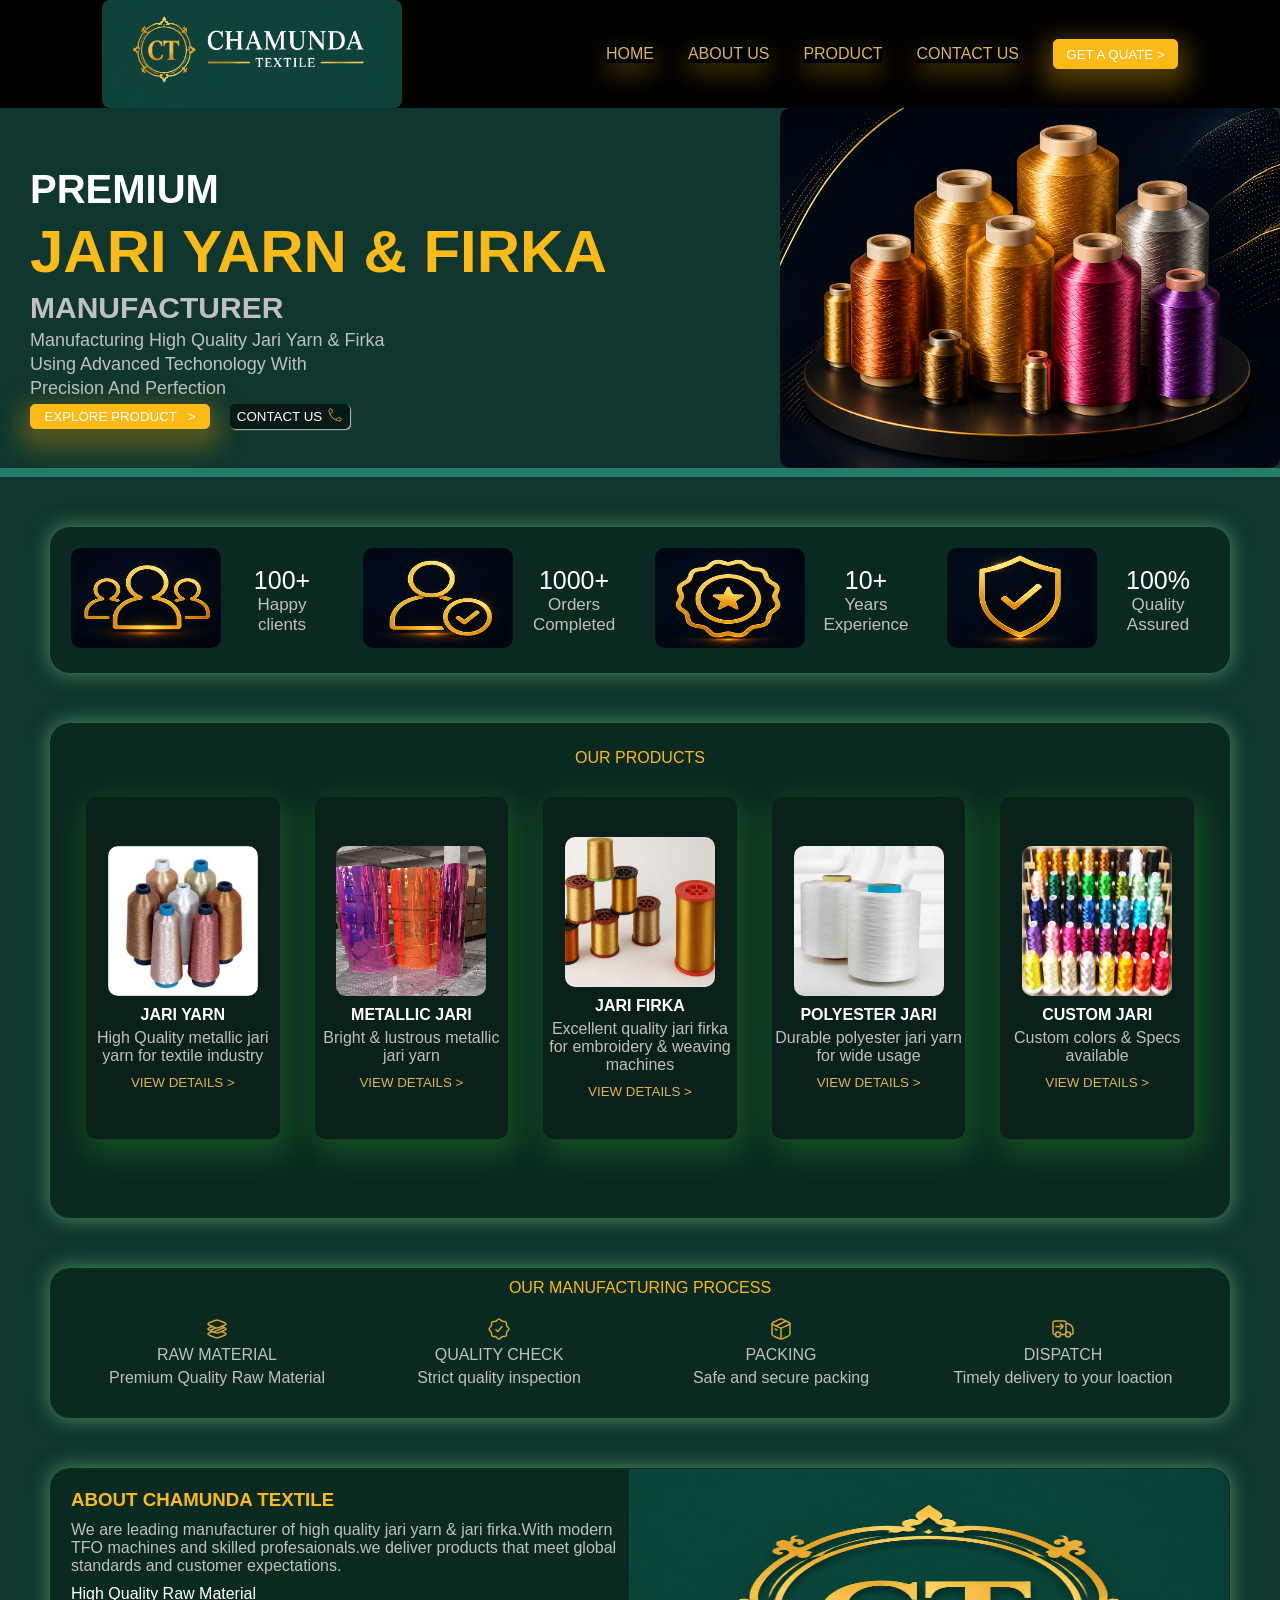
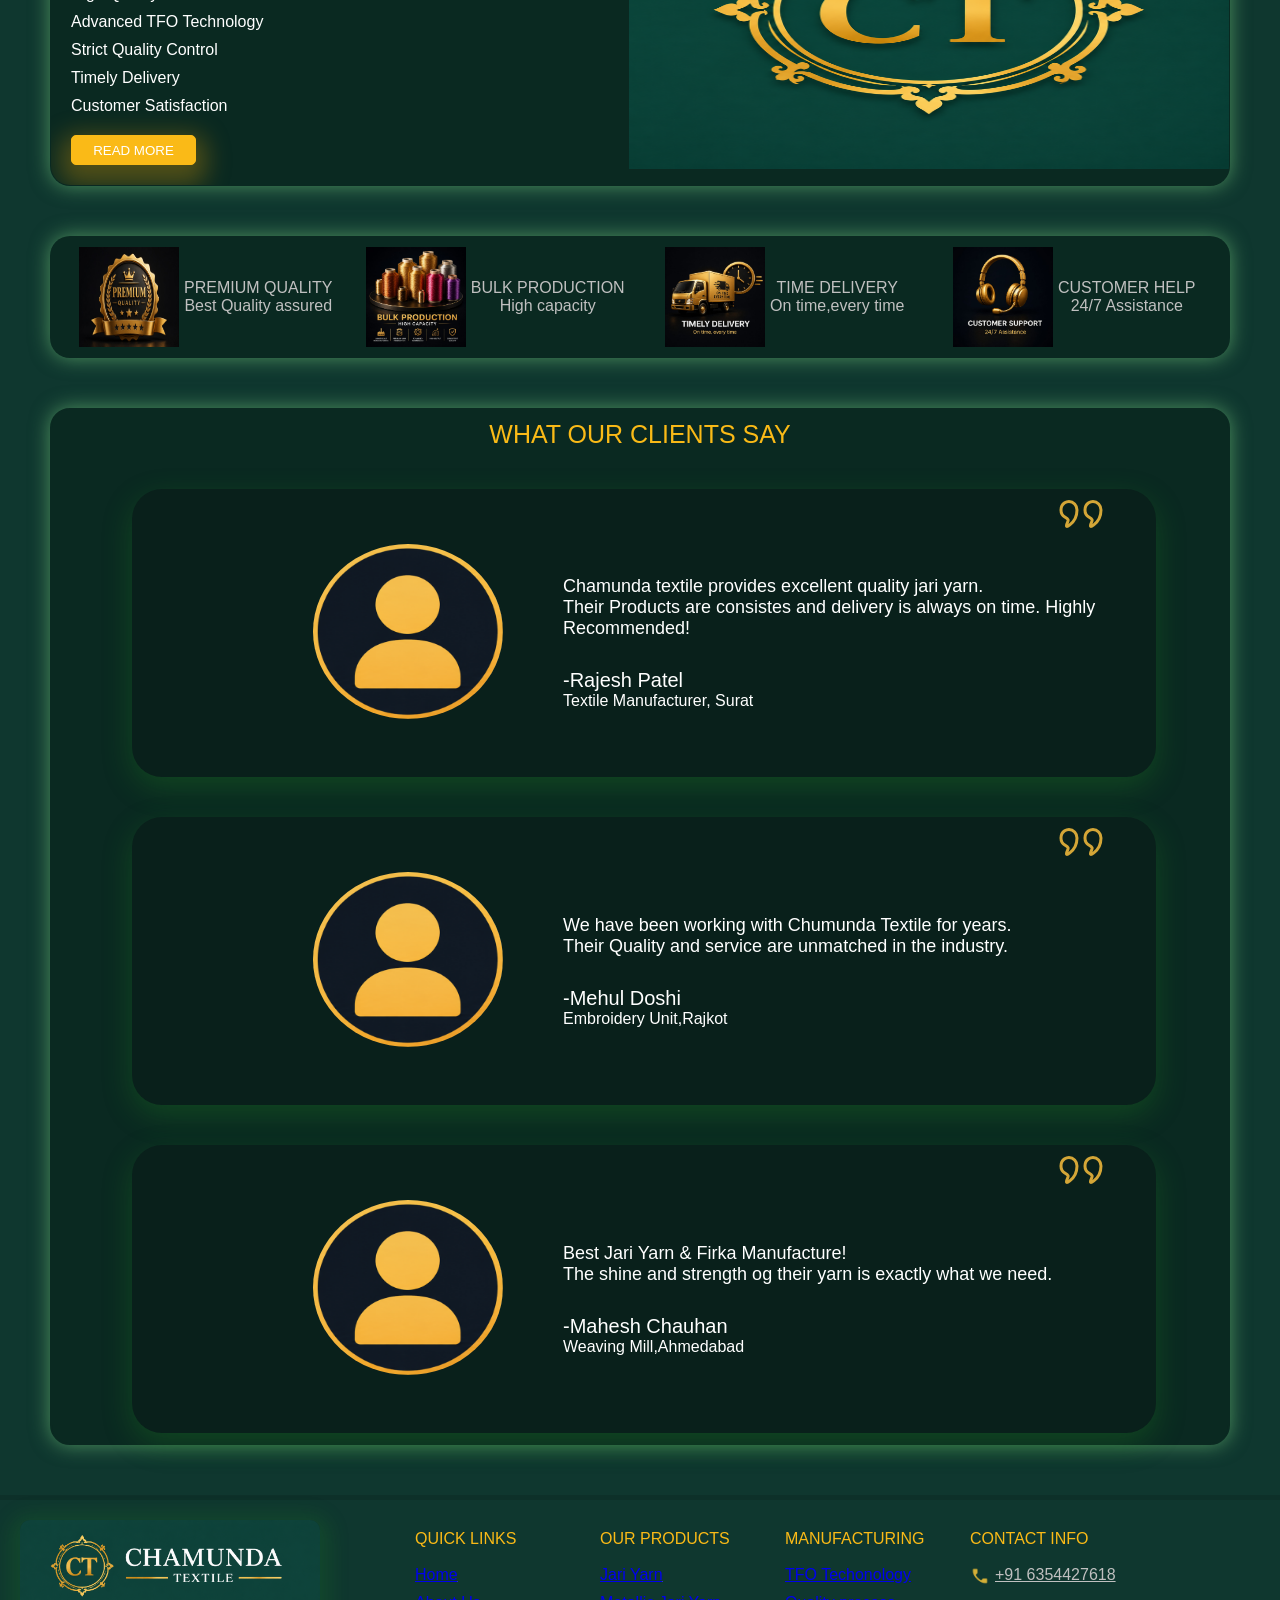
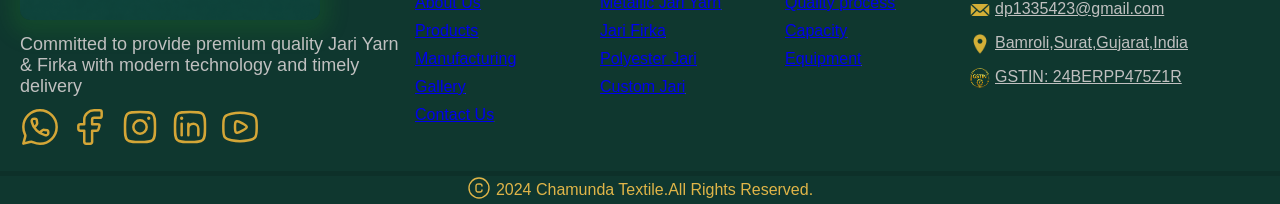
<file: WebDev-L1-LandingPage/index.html>
<!DOCTYPE html>
<html lang="en">

<head>
    <meta charset="UTF-8">
    <meta name="viewport" content="width=device-width, initial-scale=1.0">
    <title>Chamunda Textiles</title>
    <link rel="icon" type="image/png" href="assets/images/logo.png">
    <link rel="stylesheet" href="style.css">
    <link rel="stylesheet" href="resopnsive.css">

</head>

<body>

    <header>
        <main>
            <nav>
                <div class="logo">
                    <img src="assets/images/fulllogo1.png" alt="logo">
                </div>
                <div class="menu-toggle" onclick="toggleMenu()">
                    ☰
                </div>
                <div class="box">
                    <ul>
                        <li><span>HOME</span> </li>
                        <li><span>ABOUT US</span></li>
                        <li> <span>PRODUCT</span></li>
                        <li><span>CONTACT US</span></li>
                        <li><button class="button">GET A QUATE &gt;</button></li>
                    </ul>
                </div>
            </nav>
        </main>
    </header>
    <section class="hero">
        <div class="hero-text">
            <div class="ab">
                PREMIUM
            </div>
            <div class="bc">
                JARI YARN & FIRKA
            </div>
            <div class="cd">
                MANUFACTURER
            </div>
            <div class="de">
                <span>Manufacturing High Quality Jari Yarn & Firka</span>
                <span>Using Advanced Techonology With</span>
                <span>Precision And Perfection</span>
            </div>
            <div class="ef">
                <button class="fg">
                    EXPLORE PRODUCT &nbsp; &gt;
                </button>
                <button class="gh">
                    <div class="gh1">CONTACT US</div>
                    <div class="gh2"><svg xmlns="http://www.w3.org/2000/svg" viewBox="0 0 24 24" width="16" height="16"
                            color="#d4a637" fill="none" stroke="#d4a637" stroke-width="1.5" stroke-linecap="round"
                            stroke-linejoin="round">
                            <path
                                d="M4.90404 10.5413L7.54448 7.90088C8.08309 7.36227 8.26947 6.56642 8.05163 5.83652C7.88129 5.26577 7.68937 4.57964 7.5618 3.99292C7.44381 3.45027 6.96763 3 6.41231 3H4.90404C3.79339 3 2.8813 3.90384 3.00313 5.0078C3.92928 13.3996 10.5926 20.0629 18.9844 20.9891C20.0883 21.1109 20.9922 20.1988 20.9922 19.0881V17.5799C20.9922 17.0246 20.5401 16.569 19.9937 16.4696C19.391 16.36 18.7533 16.1804 18.2198 16.0103C17.4533 15.7659 16.6013 15.9377 16.0325 16.5065L13.4509 19.0881">
                            </path>
                        </svg></div>
                </button>
            </div>
        </div>
        <img src="assets/images/iformhero.png" alt="yarn image" width="400px" height="360px" class="hero-img">
    </section>
    <section class="separtion"></section>
    <section class="history">
        <div class="hist1">
            <div class="ha1">
                <img src="assets/images/clients1.png" alt="clients">
            </div>
            <div class="hb1">
                <div class="hba1">100+</div>
                <div class="hbb1">Happy clients</div>
            </div>
        </div>
        <div class="hist2">
            <div class="ha2">
                <img src="assets/images/order.png" alt="clients">
            </div>
            <div class="hb2">
                <div class="hba2">1000+</div>
                <div class="hbb2">Orders Completed</div>
            </div>
        </div>
        <div class="hist3">
            <div class="ha3">
                <img src="assets/images/years.png" alt="clients">
            </div>
            <div class="hb3">
                <div class="hba3">10+</div>
                <div class="hbb3">Years Experience</div>
            </div>
        </div>
        <div class="hist4">
            <div class="ha4">
                <img src="assets/images/qualitya.png" alt="clients">
            </div>
            <div class="hb4">
                <div class="hba4">100%</div>
                <div class="hbb4">Quality Assured</div>
            </div>
        </div>
    </section>
    <section class="product-card">
        <div class="Pro-name">
            OUR PRODUCTS
        </div>
        <div class="product">
            <div class="proab">
                <img src="assets/images/jari yarn.png" alt="jari yarn" width="150px" height="150px">
                <div class="abcd">
                    <h4>JARI YARN</h4>
                </div>
                <div class="probc" style="color: silver;">High Quality metallic jari yarn for textile industry</div>
                <button class="procd">VIEW DETAILS &gt;</button>
            </div>
            <div class="proqw">
                <img src="assets/images/metallic jari yarn2.png" alt="jari yarn" width="150px" height="150px">
                <div class="abcd">
                    <h4>METALLIC JARI </h4>
                </div>
                <div class="probc" style="color: silver;">Bright & lustrous metallic jari yarn</div>
                <button class="procd">VIEW DETAILS &gt;</button>
            </div>
            <div class="prowe">
                <img src="assets/images/firka1.png" alt="jari yarn" width="150px" height="150px">
                <div class="abcd">
                    <h4>JARI FIRKA</h4>
                </div>
                <div class="probc" style="color: silver;">Excellent quality jari firka for embroidery & weaving machines
                </div>
                <button class="procd">VIEW DETAILS &gt;</button>
            </div>
            <div class="proer">
                <img src="assets/images/polyester jari yarn.jpg" alt="jari yarn" width="150px" height="150px">
                <div class="abcd">
                    <h4>POLYESTER JARI</h4>
                </div>
                <div class="probc" style="color: silver;">Durable polyester jari yarn for wide usage</div>
                <button class="procd">VIEW DETAILS &gt;</button>
            </div>
            <div class="prort">
                <img src="assets/images/embroderly.jpg" alt="jari yarn" width="150px" height="150px">
                <div class="abcd">
                    <h4>CUSTOM JARI</h4>
                </div>
                <div class="probc" style="color: silver;">Custom colors & Specs available</div>
                <button class="procd">VIEW DETAILS &gt;</button>
            </div>
        </div>
    </section>
    <section class="information">
        <div class="process">
            <div class="na">
                OUR MANUFACTURING PROCESS
            </div>
            <div class="process1">
                <div class="roa">
                    <svg xmlns="http://www.w3.org/2000/svg" viewBox="0 0 24 24" width="24" height="24" color="#d4a637"
                        fill="none" stroke="currentColor" stroke-width="1.5" stroke-linecap="round"
                        stroke-linejoin="round">
                        <path
                            d="M17.7705 4.99408L14.3145 3.66279C13.1674 3.22093 12.5939 3 12.0001 3C11.4062 3 10.8327 3.22093 9.68561 3.66279L6.22941 4.99417C4.07647 5.82351 2.99999 6.23818 3 7.00021C3.00001 7.76225 4.07649 8.17688 6.22946 9.00616L9.68542 10.3373C10.8324 10.7791 11.4058 11 11.9996 11C12.5934 11 13.1668 10.7791 14.3138 10.3374L17.7704 9.0061C19.9235 8.17685 21 7.76223 21 7.00018C21 6.23814 19.9235 5.82345 17.7705 4.99408Z">
                        </path>
                        <path
                            d="M16.5 9.50488L17.7705 9.99429C19.9235 10.8237 21 11.2383 21 12.0004C21 12.7624 19.9235 13.1771 17.7704 14.0063L14.3138 15.3376C13.1668 15.7793 12.5934 16.0002 11.9996 16.0002C11.4058 16.0002 10.8324 15.7793 9.68542 15.3375L6.22946 14.0064C4.07649 13.1771 3.00001 12.7625 3 12.0004C2.99999 11.2384 4.07647 10.8237 6.22941 9.99437L7.50011 9.50488">
                        </path>
                        <path d="M19 10.5L8.76086 14.8882M5 13.5L10.5 11"></path>
                        <path
                            d="M16.6352 14.5566L17.7705 14.9939C19.9235 15.8233 21 16.238 21 17.0001C21 17.7621 19.9235 18.1767 17.7704 19.006L14.3138 20.3373C13.1668 20.779 12.5934 20.9999 11.9996 20.9999C11.4058 20.9999 10.8324 20.779 9.68542 20.3372L6.22946 19.006C4.07649 18.1768 3.00001 17.7621 3 17.0001C2.99999 16.238 4.07647 15.8234 6.22941 14.994L7.36476 14.5567">
                        </path>
                    </svg>
                    <div>RAW MATERIAL</div>
                    <div>Premium Quality Raw Material</div>
                </div>
                <div class="roc">
                    <svg xmlns="http://www.w3.org/2000/svg" viewBox="0 0 24 24" width="24" height="24" color="#d4a637"
                        fill="none" stroke="currentColor" stroke-width="1.5">
                        <path
                            d="M18.9905 19H19M18.9905 19C18.3678 19.6175 17.2393 19.4637 16.4479 19.4637C15.4765 19.4637 15.0087 19.6537 14.3154 20.347C13.7251 20.9374 12.9337 22 12 22C11.0663 22 10.2749 20.9374 9.68457 20.347C8.99128 19.6537 8.52349 19.4637 7.55206 19.4637C6.76068 19.4637 5.63218 19.6175 5.00949 19C4.38181 18.3776 4.53628 17.2444 4.53628 16.4479C4.53628 15.4414 4.31616 14.9786 3.59938 14.2618C2.53314 13.1956 2.00002 12.6624 2 12C2.00001 11.3375 2.53312 10.8044 3.59935 9.73817C4.2392 9.09832 4.53628 8.46428 4.53628 7.55206C4.53628 6.76065 4.38249 5.63214 5 5.00944C5.62243 4.38178 6.7556 4.53626 7.55208 4.53626C8.46427 4.53626 9.09832 4.2392 9.73815 3.59937C10.8044 2.53312 11.3375 2 12 2C12.6625 2 13.1956 2.53312 14.2618 3.59937C14.9015 4.23907 15.5355 4.53626 16.4479 4.53626C17.2393 4.53626 18.3679 4.38247 18.9906 5C19.6182 5.62243 19.4637 6.75559 19.4637 7.55206C19.4637 8.55858 19.6839 9.02137 20.4006 9.73817C21.4669 10.8044 22 11.3375 22 12C22 12.6624 21.4669 13.1956 20.4006 14.2618C19.6838 14.9786 19.4637 15.4414 19.4637 16.4479C19.4637 17.2444 19.6182 18.3776 18.9905 19Z">
                        </path>
                        <path d="M9 12.8929L10.8 14.5L15 9.5" stroke-linecap="round" stroke-linejoin="round"></path>
                    </svg>
                    <div>QUALITY CHECK</div>
                    <div>Strict quality inspection</div>
                </div>
                <div class="rod">
                    <svg xmlns="http://www.w3.org/2000/svg" viewBox="0 0 24 24" width="24" height="24" color="#d4a637"
                        fill="none" stroke="currentColor" stroke-width="1.5" stroke-linecap="round"
                        stroke-linejoin="round">
                        <path
                            d="M12 22C11.1818 22 10.4002 21.6698 8.83693 21.0095C4.94564 19.3657 3 18.5438 3 17.1613C3 16.7742 3 10.0645 3 7M12 22C12.8182 22 13.5998 21.6698 15.1631 21.0095C19.0544 19.3657 21 18.5438 21 17.1613V7M12 22L12 11.3548">
                        </path>
                        <path
                            d="M8.32592 9.69138L5.40472 8.27785C3.80157 7.5021 3 7.11423 3 6.5C3 5.88577 3.80157 5.4979 5.40472 4.72215L8.32592 3.30862C10.1288 2.43621 11.0303 2 12 2C12.9697 2 13.8712 2.4362 15.6741 3.30862L18.5953 4.72215C20.1984 5.4979 21 5.88577 21 6.5C21 7.11423 20.1984 7.5021 18.5953 8.27785L15.6741 9.69138C13.8712 10.5638 12.9697 11 12 11C11.0303 11 10.1288 10.5638 8.32592 9.69138Z">
                        </path>
                        <path d="M6 12L8 13"></path>
                        <path d="M17 4L7 9"></path>
                    </svg>
                    <div>PACKING</div>
                    <div>Safe and secure packing</div>
                </div>
                <div class="roe">
                    <svg xmlns="http://www.w3.org/2000/svg" viewBox="0 0 24 24" width="24" height="24" color="#d4a637"
                        fill="none" stroke="currentColor" stroke-width="1.5">
                        <path
                            d="M19.5 17.5C19.5 18.8807 18.3807 20 17 20C15.6193 20 14.5 18.8807 14.5 17.5C14.5 16.1193 15.6193 15 17 15C18.3807 15 19.5 16.1193 19.5 17.5Z">
                        </path>
                        <path
                            d="M9.5 17.5C9.5 18.8807 8.38071 20 7 20C5.61929 20 4.5 18.8807 4.5 17.5C4.5 16.1193 5.61929 15 7 15C8.38071 15 9.5 16.1193 9.5 17.5Z">
                        </path>
                        <path
                            d="M14.5 17.5H9.5M19.5 17.5H20.2632C20.4831 17.5 20.5931 17.5 20.6855 17.4885C21.3669 17.4036 21.9036 16.8669 21.9885 16.1855C22 16.0931 22 15.9831 22 15.7632V13C22 9.41015 19.0899 6.5 15.5 6.5M15 15.5V7C15 5.58579 15 4.87868 14.5607 4.43934C14.1213 4 13.4142 4 12 4H5C3.58579 4 2.87868 4 2.43934 4.43934C2 4.87868 2 5.58579 2 7V15C2 15.9346 2 16.4019 2.20096 16.75C2.33261 16.978 2.52197 17.1674 2.75 17.299C3.09808 17.5 3.56538 17.5 4.5 17.5"
                            stroke-linecap="round" stroke-linejoin="round"></path>
                        <path
                            d="M9.32653 12L10.8131 10.8258C11.6044 10.2008 12 9.88833 12 9.5M9.32653 7L10.8131 8.17417C11.6044 8.79917 12 9.11168 12 9.5M12 9.5L5 9.5"
                            stroke-linecap="round" stroke-linejoin="round"></path>
                    </svg>
                    <div>DISPATCH</div>
                    <div>Timely delivery to your loaction</div>
                </div>
            </div>
        </div>
        <div class="about">
            <div class="a1">
                <h3>ABOUT CHAMUNDA TEXTILE</h3>
                <div>
                    <p>We are leading manufacturer of high quality jari yarn & jari firka.With modern TFO machines and
                        skilled profesaionals.we deliver products that meet global standards and customer expectations.
                    </p>
                </div>
                <div class="a2">
                    <ul type="circle">
                        <li>High Quality Raw Material</li>
                        <li>Advanced TFO Technology</li>
                        <li>Strict Quality Control</li>
                        <li>Timely Delivery</li>
                        <li>Customer Satisfaction</li>
                    </ul>
                </div>
                <button class="button">READ MORE</button>
            </div>
            <div class="a3">
                <img src="assets/images/logo.png" alt="company logo" width="600px" height="300px">
            </div>
        </div>
    </section>

    <section class="card">
        <div class="card1">
            <img src="assets/images/pre1.png" alt="premium Quality" width="100px" height="100px">
            <div class="cab">
                <span>PREMIUM QUALITY</span>
                <span>Best Quality assured</span>
            </div>
        </div>
        <div class="card2">
            <img src="assets/images/pro1.png" alt="bulk production" width="100px" height="100px">
            <div class="cbc">
                <span>BULK PRODUCTION</span>
                <span>High capacity</span>
            </div>
        </div>
        <div class="card3">
            <img src="assets/images/time1.png" alt="time delivery" width="100px" height="100px">
            <div class="ccd">
                <span>TIME DELIVERY</span>
                <span>On time,every time</span>
            </div>
        </div>
        <div class="card4">
            <img src="assets/images/customer1.png" alt="customer support" width="100px" height="100px">
            <div class="cde">
                <span>CUSTOMER HELP</span>
                <span>24/7 Assistance</span>
            </div>
        </div>
    </section>
    <section class="review">
        <div class="rena">WHAT OUR CLIENTS SAY</div>
        <div class="ra1">
            <div class="rab1"><img src="assets/images/review.png" alt="review"></div>
            <div class="rev1">
                <div class="quote"><svg xmlns="http://www.w3.org/2000/svg" viewBox="0 0 24 24" width="48" height="48"
                        color="#d4a637" fill="none" stroke="currentColor" stroke-width="1.5" stroke-linejoin="round">
                        <path fill-rule="evenodd" clip-rule="evenodd"
                            d="M17.9922 5.75C20.2013 5.75 21.9922 7.63509 21.9922 9.96101C21.9922 13.0258 20.5783 15.7433 18.3998 17.4295C17.6167 18.0357 17.2252 18.3387 16.9588 18.2272C16.8775 18.1932 16.8045 18.1362 16.7514 18.0654C16.5774 17.8331 16.8036 17.2896 17.2561 16.2028C17.5006 15.6154 17.6228 15.3217 17.5771 15.0357C17.5587 14.9206 17.5428 14.8689 17.4933 14.7636C17.3704 14.5018 16.8808 14.1853 15.9018 13.5523C14.7562 12.8116 13.9922 11.4802 13.9922 9.96101C13.9922 8.47071 14.7273 7.16135 15.8366 6.41291C16.4587 5.99345 17.1985 5.75 17.9922 5.75Z">
                        </path>
                        <path fill-rule="evenodd" clip-rule="evenodd"
                            d="M5.99219 5.75C8.20132 5.75 9.99219 7.63509 9.99219 9.96101C9.99219 13.0258 8.57833 15.7433 6.39979 17.4295C5.61672 18.0357 5.22518 18.3387 4.95877 18.2272C4.87752 18.1932 4.80451 18.1362 4.75143 18.0654C4.57737 17.8331 4.8036 17.2896 5.25607 16.2028C5.50059 15.6154 5.62285 15.3217 5.57711 15.0357C5.55871 14.9206 5.54279 14.8689 5.49331 14.7636C5.37036 14.5018 4.88084 14.1853 3.9018 13.5523C2.75622 12.8116 1.99219 11.4802 1.99219 9.96101C1.99219 8.47071 2.72729 7.16135 3.83662 6.41291C4.45869 5.99345 5.19849 5.75 5.99219 5.75Z">
                        </path>
                    </svg>
                </div>
                <div class="rba1">Chamunda textile provides excellent quality jari yarn.</div>
                <div class="rbb1">Their Products are consistes and delivery is always on time. Highly Recommended!</div>
                <div class="rbc1">-Rajesh Patel</div>
                <div class="rbd1">Textile Manufacturer, Surat</div>
            </div>
        </div>
        <div class="ra2">
            <div class="rab2"><img src="assets/images/review.png" alt="review"></div>
            <div class="rev2">
                <div class="quote"><svg xmlns="http://www.w3.org/2000/svg" viewBox="0 0 24 24" width="48" height="48"
                        color="#d4a637" fill="none" stroke="currentColor" stroke-width="1.5" stroke-linejoin="round">
                        <path fill-rule="evenodd" clip-rule="evenodd"
                            d="M17.9922 5.75C20.2013 5.75 21.9922 7.63509 21.9922 9.96101C21.9922 13.0258 20.5783 15.7433 18.3998 17.4295C17.6167 18.0357 17.2252 18.3387 16.9588 18.2272C16.8775 18.1932 16.8045 18.1362 16.7514 18.0654C16.5774 17.8331 16.8036 17.2896 17.2561 16.2028C17.5006 15.6154 17.6228 15.3217 17.5771 15.0357C17.5587 14.9206 17.5428 14.8689 17.4933 14.7636C17.3704 14.5018 16.8808 14.1853 15.9018 13.5523C14.7562 12.8116 13.9922 11.4802 13.9922 9.96101C13.9922 8.47071 14.7273 7.16135 15.8366 6.41291C16.4587 5.99345 17.1985 5.75 17.9922 5.75Z">
                        </path>
                        <path fill-rule="evenodd" clip-rule="evenodd"
                            d="M5.99219 5.75C8.20132 5.75 9.99219 7.63509 9.99219 9.96101C9.99219 13.0258 8.57833 15.7433 6.39979 17.4295C5.61672 18.0357 5.22518 18.3387 4.95877 18.2272C4.87752 18.1932 4.80451 18.1362 4.75143 18.0654C4.57737 17.8331 4.8036 17.2896 5.25607 16.2028C5.50059 15.6154 5.62285 15.3217 5.57711 15.0357C5.55871 14.9206 5.54279 14.8689 5.49331 14.7636C5.37036 14.5018 4.88084 14.1853 3.9018 13.5523C2.75622 12.8116 1.99219 11.4802 1.99219 9.96101C1.99219 8.47071 2.72729 7.16135 3.83662 6.41291C4.45869 5.99345 5.19849 5.75 5.99219 5.75Z">
                        </path>
                    </svg>
                </div>
                <div class="rba2">We have been working with Chumunda Textile for years.</div>
                <div class="rbb2">Their Quality and service are unmatched in the industry.</div>
                <div class="rbc2">-Mehul Doshi</div>
                <div class="rbd2">Embroidery Unit,Rajkot</div>
            </div>
        </div>
        <div class="ra3">
            <div class="rab3"><img src="assets/images/review.png" alt="review"></div>
            <div class="rev3">
                <div class="quote"><svg xmlns="http://www.w3.org/2000/svg" viewBox="0 0 24 24" width="48" height="48"
                        color="#d4a637" fill="none" stroke="currentColor" stroke-width="1.5" stroke-linejoin="round">
                        <path fill-rule="evenodd" clip-rule="evenodd"
                            d="M17.9922 5.75C20.2013 5.75 21.9922 7.63509 21.9922 9.96101C21.9922 13.0258 20.5783 15.7433 18.3998 17.4295C17.6167 18.0357 17.2252 18.3387 16.9588 18.2272C16.8775 18.1932 16.8045 18.1362 16.7514 18.0654C16.5774 17.8331 16.8036 17.2896 17.2561 16.2028C17.5006 15.6154 17.6228 15.3217 17.5771 15.0357C17.5587 14.9206 17.5428 14.8689 17.4933 14.7636C17.3704 14.5018 16.8808 14.1853 15.9018 13.5523C14.7562 12.8116 13.9922 11.4802 13.9922 9.96101C13.9922 8.47071 14.7273 7.16135 15.8366 6.41291C16.4587 5.99345 17.1985 5.75 17.9922 5.75Z">
                        </path>
                        <path fill-rule="evenodd" clip-rule="evenodd"
                            d="M5.99219 5.75C8.20132 5.75 9.99219 7.63509 9.99219 9.96101C9.99219 13.0258 8.57833 15.7433 6.39979 17.4295C5.61672 18.0357 5.22518 18.3387 4.95877 18.2272C4.87752 18.1932 4.80451 18.1362 4.75143 18.0654C4.57737 17.8331 4.8036 17.2896 5.25607 16.2028C5.50059 15.6154 5.62285 15.3217 5.57711 15.0357C5.55871 14.9206 5.54279 14.8689 5.49331 14.7636C5.37036 14.5018 4.88084 14.1853 3.9018 13.5523C2.75622 12.8116 1.99219 11.4802 1.99219 9.96101C1.99219 8.47071 2.72729 7.16135 3.83662 6.41291C4.45869 5.99345 5.19849 5.75 5.99219 5.75Z">
                        </path>
                    </svg>
                </div>
                <div class="rba3">Best Jari Yarn & Firka Manufacture!</div>
                <div class="rbb3">The shine and strength og their yarn is exactly what we need.</div>
                <div class="rbc3">-Mahesh Chauhan</div>
                <div class="rbd3">Weaving Mill,Ahmedabad</div>
            </div>
        </div>
    </section>
    <footer>
        <section class="footer">
            <div class="foot">
                <div class="footer1">
                    <div class="footerimg">
                        <img src="assets/images/fulllogo1.png" alt="companylogo" width="300px" height="100px">
                    </div>
                    <div class="footer-text">Committed to provide premium quality Jari Yarn & Firka with modern
                        technology and timely delivery</div>
                    <div class="foot-img">
                        <div class="whatsapp"><svg xmlns="http://www.w3.org/2000/svg" viewBox="0 0 24 24" width="40"
                                height="40" color="#d4a637" fill="none" stroke="currentColor" stroke-width="1.5">
                                <path
                                    d="M12 22C17.5228 22 22 17.5228 22 12C22 6.47715 17.5228 2 12 2C6.47715 2 2 6.47715 2 12C2 13.3789 2.27907 14.6926 2.78382 15.8877C3.06278 16.5481 3.20226 16.8784 3.21953 17.128C3.2368 17.3776 3.16334 17.6521 3.01642 18.2012L2 22L5.79877 20.9836C6.34788 20.8367 6.62244 20.7632 6.87202 20.7805C7.12161 20.7977 7.45185 20.9372 8.11235 21.2162C9.30745 21.7209 10.6211 22 12 22Z"
                                    stroke-linejoin="round"></path>
                                <path
                                    d="M8.58815 12.3773L9.45909 11.2956C9.82616 10.8397 10.2799 10.4153 10.3155 9.80826C10.3244 9.65494 10.2166 8.96657 10.0008 7.58986C9.91601 7.04881 9.41086 7 8.97332 7C8.40314 7 8.11805 7 7.83495 7.12931C7.47714 7.29275 7.10979 7.75231 7.02917 8.13733C6.96539 8.44196 7.01279 8.65187 7.10759 9.07169C7.51023 10.8548 8.45481 12.6158 9.91948 14.0805C11.3842 15.5452 13.1452 16.4898 14.9283 16.8924C15.3481 16.9872 15.558 17.0346 15.8627 16.9708C16.2477 16.8902 16.7072 16.5229 16.8707 16.165C17 15.8819 17 15.5969 17 15.0267C17 14.5891 16.9512 14.084 16.4101 13.9992C15.0334 13.7834 14.3451 13.6756 14.1917 13.6845C13.5847 13.7201 13.1603 14.1738 12.7044 14.5409L11.6227 15.4118">
                                </path>
                            </svg></div>
                        <div class="facebook"><svg xmlns="http://www.w3.org/2000/svg" viewBox="0 0 24 24" width="40"
                                height="40" color="#d4a637" fill="none" stroke="#d4a637" stroke-width="1.5"
                                stroke-linejoin="round">
                                <path fill-rule="evenodd" clip-rule="evenodd"
                                    d="M6.18182 10.3333C5.20406 10.3333 5 10.5252 5 11.4444V13.1111C5 14.0304 5.20406 14.2222 6.18182 14.2222H8.54545V20.8889C8.54545 21.8081 8.74951 22 9.72727 22H12.0909C13.0687 22 13.2727 21.8081 13.2727 20.8889V14.2222H15.9267C16.6683 14.2222 16.8594 14.0867 17.0631 13.4164L17.5696 11.7497C17.9185 10.6014 17.7035 10.3333 16.4332 10.3333H13.2727V7.55556C13.2727 6.94191 13.8018 6.44444 14.4545 6.44444H17.8182C18.7959 6.44444 19 6.25259 19 5.33333V3.11111C19 2.19185 18.7959 2 17.8182 2H14.4545C11.191 2 8.54545 4.48731 8.54545 7.55556V10.3333H6.18182Z">
                                </path>
                            </svg></div>
                        <div class="instagram"><svg xmlns="http://www.w3.org/2000/svg" viewBox="0 0 24 24" width="40"
                                height="40" color="#d4a637" fill="none" stroke="#d4a637" stroke-width="1.5"
                                stroke-linecap="round" stroke-linejoin="round">
                                <path
                                    d="M3 12C3 7.75736 3 5.63604 4.31802 4.31802C5.63604 3 7.75736 3 12 3C16.2426 3 18.364 3 19.682 4.31802C21 5.63604 21 7.75736 21 12C21 16.2426 21 18.364 19.682 19.682C18.364 21 16.2426 21 12 21C7.75736 21 5.63604 21 4.31802 19.682C3 18.364 3 16.2426 3 12Z">
                                </path>
                                <path
                                    d="M16 12C16 14.2091 14.2091 16 12 16C9.79086 16 8 14.2091 8 12C8 9.79086 9.79086 8 12 8C14.2091 8 16 9.79086 16 12Z">
                                </path>
                                <path
                                    d="M17.3748 6.75024H17.2498M17.4998 6.75024C17.4998 6.88832 17.3878 7.00024 17.2498 7.00024C17.1117 7.00024 16.9998 6.88832 16.9998 6.75024C16.9998 6.61217 17.1117 6.50024 17.2498 6.50024C17.3878 6.50024 17.4998 6.61217 17.4998 6.75024Z">
                                </path>
                            </svg></div>
                        <div class="linkdin"><svg xmlns="http://www.w3.org/2000/svg" viewBox="0 0 24 24" width="40"
                                height="40" color="#d4a637" fill="none" stroke="#d4a637" stroke-width="1.5"
                                stroke-linecap="round" stroke-linejoin="round">
                                <path d="M7 10V17"></path>
                                <path
                                    d="M11 13V17M11 13C11 11.3431 12.3431 10 14 10C15.6569 10 17 11.3431 17 13V17M11 13V10">
                                </path>
                                <path
                                    d="M7.125 6.75H7M7.25 6.75C7.25 6.88807 7.13807 7 7 7C6.86193 7 6.75 6.88807 6.75 6.75C6.75 6.61193 6.86193 6.5 7 6.5C7.13807 6.5 7.25 6.61193 7.25 6.75Z">
                                </path>
                                <path
                                    d="M3 12C3 7.75736 3 5.63604 4.31802 4.31802C5.63604 3 7.75736 3 12 3C16.2426 3 18.364 3 19.682 4.31802C21 5.63604 21 7.75736 21 12C21 16.2426 21 18.364 19.682 19.682C18.364 21 16.2426 21 12 21C7.75736 21 5.63604 21 4.31802 19.682C3 18.364 3 16.2426 3 12Z">
                                </path>
                            </svg></div>
                        <div class="youtube"><svg xmlns="http://www.w3.org/2000/svg" viewBox="0 0 24 24" width="40"
                                height="40" color="#d4a637" fill="none" stroke="#d4a637" stroke-width="1.5">
                                <path
                                    d="M12 20.5C13.8097 20.5 15.5451 20.3212 17.1534 19.9934C19.1623 19.5839 20.1668 19.3791 21.0834 18.2006C22 17.0221 22 15.6693 22 12.9635V11.0365C22 8.33073 22 6.97787 21.0834 5.79937C20.1668 4.62088 19.1623 4.41613 17.1534 4.00662C15.5451 3.67877 13.8097 3.5 12 3.5C10.1903 3.5 8.45489 3.67877 6.84656 4.00662C4.83766 4.41613 3.83321 4.62088 2.9166 5.79937C2 6.97787 2 8.33073 2 11.0365V12.9635C2 15.6693 2 17.0221 2.9166 18.2006C3.83321 19.3791 4.83766 19.5839 6.84656 19.9934C8.45489 20.3212 10.1903 20.5 12 20.5Z">
                                </path>
                                <path
                                    d="M15.9621 12.3129C15.8137 12.9187 15.0241 13.3538 13.4449 14.2241C11.7272 15.1705 10.8684 15.6438 10.1728 15.4615C9.9372 15.3997 9.7202 15.2911 9.53799 15.1438C9 14.7089 9 13.8059 9 12C9 10.1941 9 9.29112 9.53799 8.85618C9.7202 8.70886 9.9372 8.60029 10.1728 8.53854C10.8684 8.35621 11.7272 8.82945 13.4449 9.77593C15.0241 10.6462 15.8137 11.0813 15.9621 11.6871C16.0126 11.8933 16.0126 12.1067 15.9621 12.3129Z"
                                    stroke-linejoin="round"></path>
                            </svg></div>
                        </svg>
                    </div>
                </div>
                <div class="footer2">
                    <div class="foot1">
                        QUICK LINKS
                    </div>
                    <div class="foot1-text">
                        <span><u><a href="home">Home</a></u></span>
                        <span><u><a href="Aboutus">About Us</a></u></span>
                        <span><u><a href="Products">Products</u></a></span>
                        <span><u><a href="Manufacturer">Manufacturing</a></u></span>
                        <span><u><a href="Gallery">Gallery</a></u></span>
                        <span><u><a href="Contactus">Contact Us</a></u></span>
                    </div>
                </div>
                <div class="footer3">
                    <div class="foot2">
                        OUR PRODUCTS
                    </div>
                    <div class="foot2-text">
                        <span><u><a href="yarn">Jari Yarn</a></u></span>
                        <span><u><a href="jari">Metallic Jari Yarn</a></u></span>
                        <span><u><a href="firka">Jari Firka</a></u></span>
                        <span><u><a href="poly">Polyester Jari</a></u></span>
                        <span><u><a href="custom">Custom Jari</a></u></span>
                    </div>
                </div>
                <div class="footer4">
                    <div class="foot3">
                        MANUFACTURING
                    </div>
                    <div class="foot3-text">
                        <span><u><a href="TFO Techonology">TFO Techonology</a></u></span>
                        <span><u><a href="Quality">Quality process</a></u></span>
                        <span><u><a href="Capacity">Capacity</a></u></span>
                        <span><u><a href="Equipment">Equipment</a></u></span>
                    </div>
                </div>
                <div class="footer5">
                    <div class="foot4">
                        CONTACT INFO
                    </div>
                    <div class="foot4-text">
                        <div class="phone">
                            <span><img src="assets/images/phone4.png" alt="phone"></span>
                            <span><u>+91 6354427618</u></span>
                        </div>
                        <div class="email">
                            <span><img src="assets/images/mail.png" alt="email"></span>
                            <span><u>dp1335423@gmail.com</u></span>
                        </div>
                        <div class="location">
                            <span><img src="assets/images/location.png" alt="location"></span>
                            <span><u>Bamroli,Surat,Gujarat,India</u></span>
                        </div>
                        <div class="gst">
                            <span><img src="assets/images/gstin.png" alt="gstin" width="20px" height="20px"></span>
                            <span><u>GSTIN: 24BERPP475Z1R</u></span>
                        </div>
                    </div>
                </div>
            </div>
            <div class="sepa"></div>
            <div class="end">
                <div class="end1"><svg xmlns="http://www.w3.org/2000/svg" viewBox="0 0 24 24" width="24" height="24"
                        color="currentColor" fill="none" stroke="currentColor" stroke-width="1.4">
                        <path
                            d="M22 12C22 17.5228 17.5228 22 12 22C6.47715 22 2 17.5228 2 12C2 6.47715 6.47715 2 12 2C17.5228 2 22 6.47715 22 12Z">
                        </path>
                        <path
                            d="M15 14C15 15.1046 14.1046 16 13 16H12C11.0681 16 10.6022 16 10.2346 15.8478C9.74458 15.6448 9.35523 15.2554 9.15224 14.7654C9 14.3978 9 13.9319 9 13V11C9 10.0681 9 9.60218 9.15224 9.23463C9.35523 8.74458 9.74458 8.35523 10.2346 8.15224C10.6022 8 11.0681 8 12 8H13C14.1046 8 15 8.89543 15 10"
                            stroke-linecap="round"></path>
                    </svg>
                </div>
                <div class="end2">
                    2024 Chamunda Textile.All Rights Reserved.
                </div>
            </div>
        </section>
    </footer>
</body>

</html>
</file>
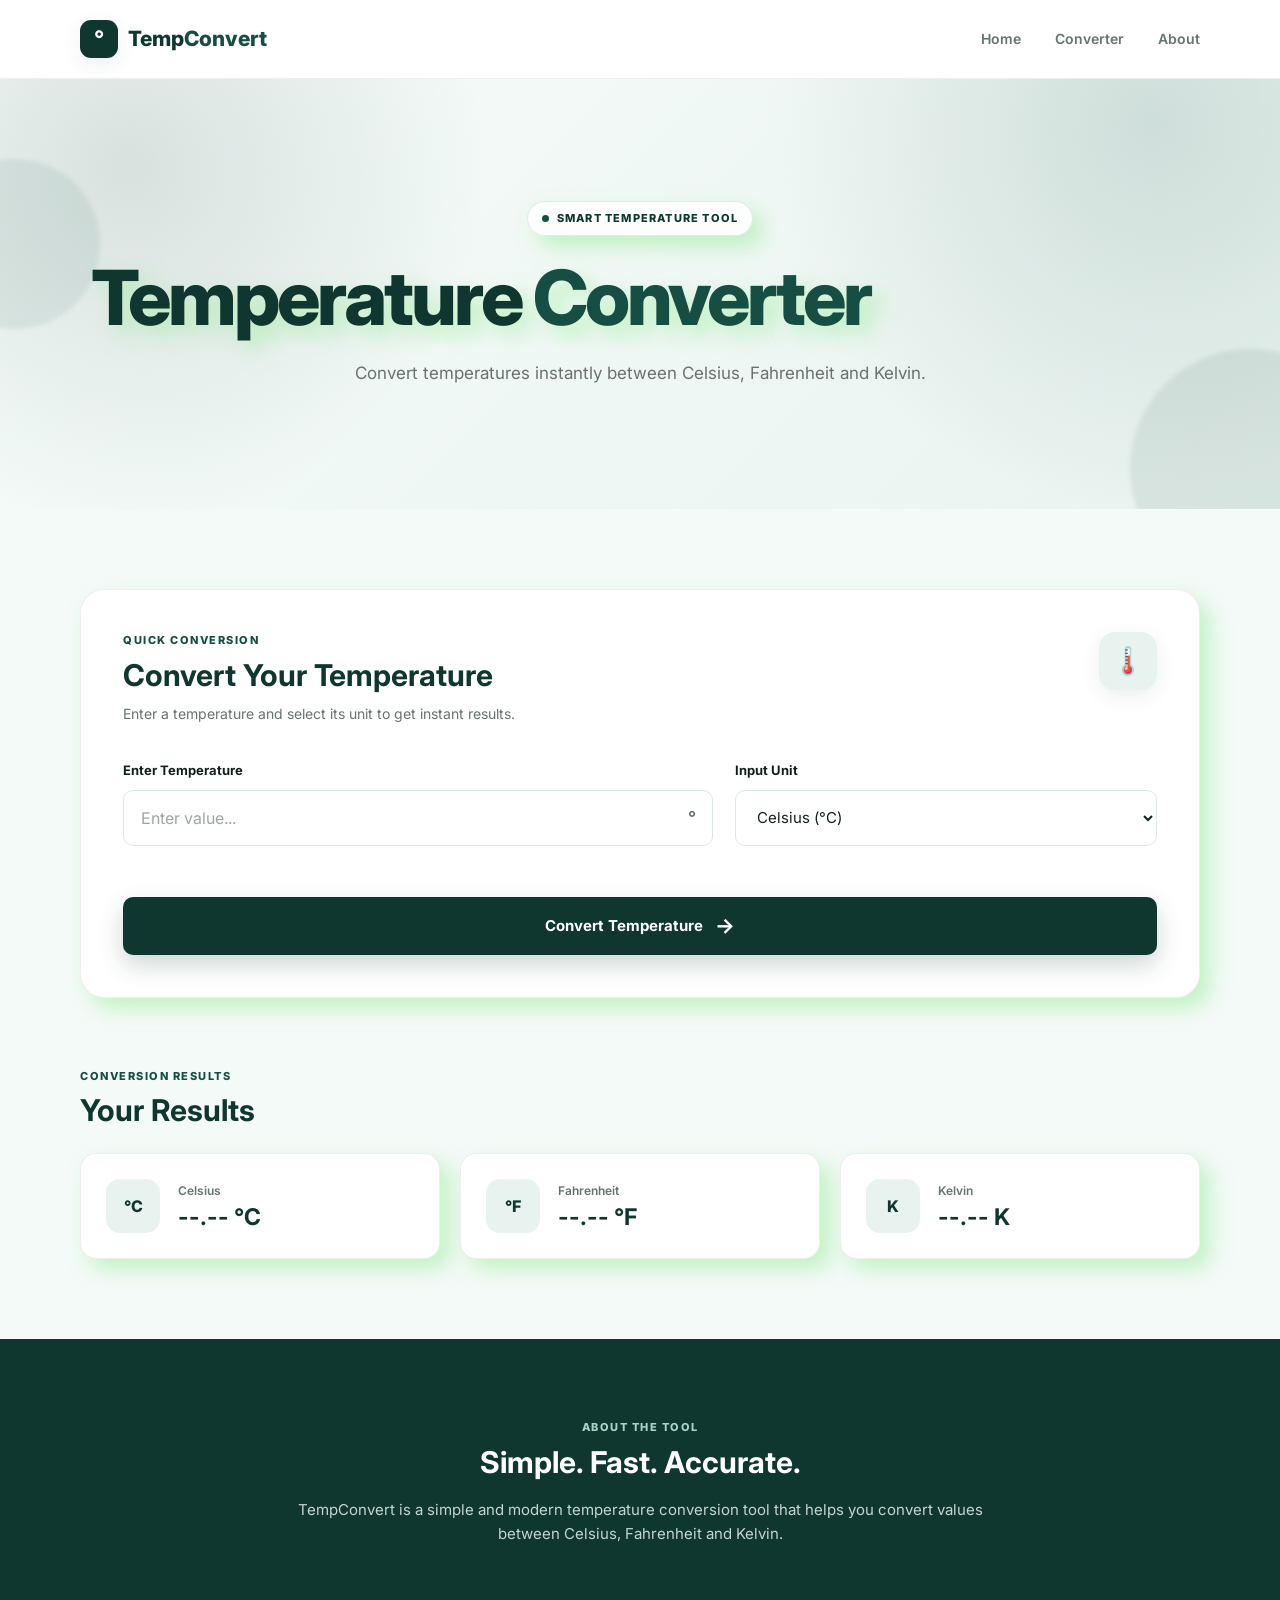
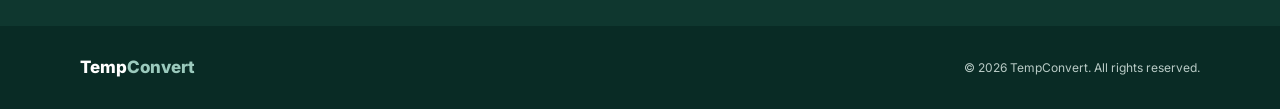
<file: WebDev-L1-TemperatureConverter/index.html>
<!DOCTYPE html>
<html lang="en">

<head>
    <meta charset="UTF-8">

    <meta name="viewport" content="width=device-width, initial-scale=1.0">

    <meta name="description"
        content="A modern temperature converter for Celsius, Fahrenheit and Kelvin.">

    <title>TempConvert | Temperature Converter</title>

    <link rel="shortcut icon" href="https://cdn-icons-png.flaticon.com/128/7005/7005008.png" type="image/x-icon">

    <link rel="preconnect" href="https://fonts.googleapis.com">
    <link rel="preconnect" href="https://fonts.gstatic.com" crossorigin>

    <link
        href="https://fonts.googleapis.com/css2?family=Inter:wght@400;500;600;700;800&display=swap"
        rel="stylesheet">

    <link rel="stylesheet" href="style.css">
</head>

<body>


    <header class="header">

        <div class="container nav-container">

            <a href="#" class="logo">
                <span class="logo-icon">°</span>
                <span class="logo-text">Temp<span>Convert</span></span>
            </a>

            <nav class="nav-menu">
                <a href="#home">Home</a>
                <a href="#converter">Converter</a>
                <a href="#about">About</a>
            </nav>

            <button class="menu-btn" id="menuBtn" aria-label="Open navigation menu">
                ☰
            </button>

        </div>

    </header>


    <main>


        <section class="hero" id="home">

            <div class="hero-circle circle-one"></div>
            <div class="hero-circle circle-two"></div>

            <div class="container hero-content">

                <div class="hero-badge">
                    <span></span>
                    SMART TEMPERATURE TOOL
                </div>

                <h1>
                    Temperature
                    <span>Converter</span>
                </h1>

                <p>
                    Convert temperatures instantly between
                    Celsius, Fahrenheit and Kelvin.
                </p>

            </div>

        </section>


        <section class="converter-section" id="converter">

            <div class="container">

                <div class="converter-card">

                    <div class="card-heading">

                        <div>
                            <p class="section-label">QUICK CONVERSION</p>

                            <h2>
                                Convert Your Temperature
                            </h2>

                            <p class="card-description">
                                Enter a temperature and select its unit
                                to get instant results.
                            </p>
                        </div>

                        <div class="temperature-icon">
                            🌡️
                        </div>

                    </div>


                    <form id="converterForm">


                        <div class="form-group">

                            <label for="temperature">
                                Enter Temperature
                            </label>

                            <div class="input-wrapper">

                                <input
                                    type="number"
                                    id="temperature"
                                    name="temperature"
                                    placeholder="Enter value..."
                                    step="any"
                                    autocomplete="off"
                                >

                                <span class="input-symbol">
                                    °
                                </span>

                            </div>


                            <p class="error-message" id="errorMessage"></p>

                        </div>


                        <div class="form-group">

                            <label for="inputUnit">
                                Input Unit
                            </label>

                            <select id="inputUnit" name="inputUnit">

                                <option value="celsius">
                                    Celsius (°C)
                                </option>

                                <option value="fahrenheit">
                                    Fahrenheit (°F)
                                </option>

                                <option value="kelvin">
                                    Kelvin (K)
                                </option>

                            </select>

                        </div>



                        <button
                            type="submit"
                            class="convert-btn"
                            id="convertBtn"
                        >

                            <span>Convert Temperature</span>

                            <span class="arrow">→</span>

                        </button>

                    </form>

                </div>


                <div class="results-section" id="resultsSection">

                    <div class="results-heading">

                        <div>
                            <p class="section-label">
                                CONVERSION RESULTS
                            </p>

                            <h2>
                                Your Results
                            </h2>
                        </div>

                    </div>


                    <div class="results-grid">

                        <div class="result-card">

                            <div class="result-icon">
                                °C
                            </div>

                            <div class="result-info">

                                <p class="result-unit">
                                    Celsius
                                </p>

                                <h3 id="celsiusResult">
                                    --.-- °C
                                </h3>

                            </div>

                        </div>

                        <div class="result-card">

                            <div class="result-icon">
                                °F
                            </div>

                            <div class="result-info">

                                <p class="result-unit">
                                    Fahrenheit
                                </p>

                                <h3 id="fahrenheitResult">
                                    --.-- °F
                                </h3>

                            </div>

                        </div>

                        <div class="result-card">

                            <div class="result-icon">
                                K
                            </div>

                            <div class="result-info">

                                <p class="result-unit">
                                    Kelvin
                                </p>

                                <h3 id="kelvinResult">
                                    --.-- K
                                </h3>

                            </div>

                        </div>

                    </div>

                </div>

            </div>

        </section>


        <section class="about-section" id="about">

            <div class="container about-content">

                <p class="section-label">
                    ABOUT THE TOOL
                </p>

                <h2>
                    Simple. Fast. Accurate.
                </h2>

                <p>
                    TempConvert is a simple and modern temperature
                    conversion tool that helps you convert values
                    between Celsius, Fahrenheit and Kelvin.
                </p>

            </div>

        </section>

    </main>



    <footer class="footer">

        <div class="container footer-content">

            <div class="footer-logo">
                Temp<span>Convert</span>
            </div>

            <p>
                © 2026 TempConvert. All rights reserved.
            </p>

        </div>

    </footer>

    <script src="script.js"></script>

</body>

</html>
</file>
<file: WebDev-L1-LandingPage/style.css>
*{
    margin: 0px;
    padding: 0px;
    box-sizing:border-box;
    scroll-behavior:smooth;
    font-family:'Poppins',sans-serif;
}
body{
    background-color: #0f372f;
}
body::-webkit-scrollbar{
    display: none;
}
header{
    background-color: black;
    height: 12vh;
    width: 100%;
    position: sticky;
    top: 0;
    z-index: 100;
}
nav {
    display: flex;
    justify-content: space-around;
    align-items: center;
    color: white;
}
.logo{
    display: flex;
    flex-direction: row;
    align-items: center;
    gap: 5px;
    font-size: 25px;
    text-shadow: 1px 1px 2px silver;
}
.logo img {
    width: 300px;
    height: 12vh;
    border-radius: 8px;
}
.name{
    display: flex;
    flex-direction: column;
    box-sizing: border-box;
    color: #E0B548;
}
.name:first-child{
    align-items: center;
}
.name:hover{
    color: #257b68;
}
li{
    display: flex;
    align-items: center;
    list-style-type: none;
}
.box ul {
    display: flex;
    justify-content: right;
    gap: 34px;
    cursor: pointer;
    color: #E0B548;

    transition: 0.3 ease;
}
.box ul li span{
    box-shadow: 0 10px 25px rgba(184, 134, 11, 0.4);
   
}
.box ul li span:hover{
    color: #257b68;
    /* box-shadow: 0 10px 25px rgba(144, 238, 144, 0.8); */
    transition: 0.3 ease;
    
}
.button{
    background-color: #faba17;
    width: 125px;
    height: 30px;
    transform: all 0.3 ease;
    color: white;
    border: 1px solid  #faba17;
    border-radius: 5px;
    cursor: pointer;
    box-shadow: 0 10px 25px 10px rgba(184, 134, 11, 0.4);
}
.button:hover{
    transform: scale(1.2);
    box-shadow: 3px 3px 3px  silver;
    background-color: #faba17;
    border: 1px solid  #faba17;
}
.hero{
    display: flex;
    flex-direction: row;
    align-items: center;
    justify-content: space-between;
    box-sizing: border-box;
    position: relative;
    height: 280px;
}
.hero-text{
    margin: 0px;
    padding: 30px;
    display: flex;
    flex-direction: column;
    gap: 5px;
}
.ab{
    margin-top:20px;
    font-weight: bolder;
    font-size: 40px;
    color: white;
}
.ab:hover{
    text-shadow: 0px 0px  rgba(184, 134, 11, 0.4);
    color: blueviolet;
}
.bc{
    font-weight: bolder;
    font-size: 60px;
    color: #faba17;
    cursor: pointer;
}
.bc:hover{
    color: blueviolet;
    text-shadow: 5px 3px  rgba(206, 199, 182, 0.5);
}
.cd{
    font-weight: bolder;
    font-size: 30px;
    color: silver;
}
.cd:hover{
    text-shadow: 0px 0px  rgba(184, 134, 11, 0.4);
    color: blueviolet;
}
.de{
    display: flex;
    flex-direction: column;
    gap: 3px;
    font-size: 18px;
    color: silver;
}
.ef{
    display: flex;
    flex-direction: row;
    gap: 20px;
}
.fg{
    width: 180px;
    height: 25px;
    background-color: #faba17;
    transform: all 0.3 ease;
    color: white;
    border: 1px solid  #faba17;
    border-radius: 5px;
    cursor: pointer;
    box-shadow: 0 10px 25px 10px rgba(184, 134, 11, 0.4);
}
.fg:hover{
    transform: scale(1.01);
    box-shadow: 3px 3px 3px  silver;
    background-color: #faba17;
    border: 1px solid  #faba17;
}
.gh{
    width: 120px;
    height: 25px;
    display: flex;
    flex-direction: row;
    gap: 5px;
    align-items: center;
    justify-content: center;
    background-color: #071A16;
    transform: all 0.3 ease;
    color: white;
    border: 1px solid  #071A16;
    border-radius: 5px;
    cursor: pointer;
    box-shadow: 1px 1px 1px  silver;
}
.gh:hover{
    transform: scale(1.01);
    box-shadow: 2px 2px 2px  silver;
    background-color: #071A16;
    border: 1px solid  #071A16;
}
.hero{
    height: 360px;
}
.hero img{
    border-radius: 10px;
}
.hero-img{
    position: absolute;
    bottom: 0;
    right: 0;
    width: 500px;
    max-width: 100%;
    z-index: 2;
}



.separtion{
    width: 100%;
    height: 1vh;
    background-color: #257b68;
}
.card{
    margin: 50px;
    padding: 10px;
    display: grid;
    grid-template-columns: 1fr 1fr 1fr 1fr;
    border: 2px solid #0a2921;
    border-radius: 10px;
    background-color: #0a2921;
    transform: all 0.3 ease;
    box-shadow: 0 0 20px rgba(144, 238, 144, 0.5);
    border-radius:20px;
    overflow:hidden;
    transition:all .4s ease;
    cursor:pointer;
    border:1px solid transparent;
}
.card:hover{
    transform:translateY(-10px) scale(1.03);
    border:1px solid rgba(144, 238, 144, 0.5);
    box-shadow:
        0 20px 40px rgba(0,0,0,.4),
        0 0 25px rgba(212,175,55,.35);
}
.card1,.card2,.card3,.card4{
    display: flex;
    flex-direction: row;
    align-items:center;
    justify-content: center;
    gap: 5px;
}
.cab,.cbc,.ccd,.cde{
    display: flex;
    flex-direction: column;
    align-items: center;
    justify-content: center;
    color: silver;
}
.product-card{
    margin: 50px;
    padding: 10px;
    border: 2px solid #0a2921;
    background-color: #0a2921;
    border-radius: 10px;
    align-items: center;
    justify-content: center;
    height: 55vh;
    box-shadow: 0 0 20px rgba(144, 238, 144, 0.5);
    border-radius:20px;
    overflow:hidden;
    transition:all .4s ease;
    cursor:pointer;
    border:1px solid transparent;
}
.product-card:hover{
    transform:translateY(-10px) scale(1.03);
    border:1px solid rgba(144, 238, 144, 0.5);
    box-shadow:
        0 20px 40px rgba(0,0,0,.4),
        0 0 25px rgba(212,175,55,.35);
}
.Pro-name{
    margin: 10px;
    padding: 5px;
    text-align: center;
    color: #faba17;
}
.product{
    margin: 15px;
    padding: 10px;
    display: flex;
    flex-direction: row;
    gap: 35px;
}
.procd{
    background-color: #09201b;
    color: #E0B548;
    border: 2px solid #09201b;
    cursor: pointer;
    width: 130px;
    height: 25px;
}
.proab,.proqw,.prowe,.proer,.prort{
    display: flex;
    flex-direction: column;
    align-items: center;
    justify-content: center;
    text-align: center;
    transform: all 0.3 ease;
    border: 2px solid #09201b;
    border-radius: 10px;
    background-color: #09201b;
    gap: 5px;
    color: white;
    width: 16vw;
    height: 38vh;
    /* transform: all 0.3 ease; */
    transition:all .4s ease;
    box-shadow: 5px 10px 30px 5px rgba(34, 139, 34, 0.4);
}
.proab img,.proqw img,.prowe img,.proer img,.prort img{
    margin: 5px;
    border-radius: 10px;
    transition:all .4s ease;
}
.proab:hover,.proqw:hover,.prowe:hover,.proer:hover,.prort:hover{
    transform:translateY(10px) translateX(10px) scale(1.1);
}
.proab img:hover,.proqw img:hover,.prowe img:hover,.proer img:hover,.prort img:hover{
    transform:scale(1.05);
}
.proab h4:hover,.proqw h4:hover,.prowe h4:hover,.proer h4:hover,.prort h4:hover{
    transform:scale(1.05);
    color: #faba17;
}
.process{
    margin: 50px;
    padding: 10px;
    border: 2px solid #0a2921;
    background-color: #0a2921;
    border-radius: 10px;
    box-shadow: 0 0 20px rgba(144, 238, 144, 0.5);
    border-radius:20px;
    overflow:hidden;
    transition:all .4s ease;
    cursor:pointer;
    border:1px solid transparent;
}
.process:hover{
    transform:translateY(-10px) scale(1.03);
    border:1px solid rgba(144, 238, 144, 0.5);
    box-shadow:
        0 20px 40px rgba(0,0,0,.4),
        0 0 25px rgba(212,175,55,.35);
}
.na{
    text-align: center;
    color: #faba17;
}
.process1{
    margin: 10px;
    padding: 10px;
    display: grid;
    grid-template-columns: 1fr 1fr 1fr 1fr;
    gap: 10px;
    color: silver;
}
.roa{
    display: flex;
    flex-direction: column;
    align-items: center;
    justify-content: center;
    gap: 5px;
}
.roc{
    display: flex;
    flex-direction: column;
    align-items: center;
    justify-content: center;
    gap: 5px;
}
.rod{
    display: flex;
    flex-direction: column;
    align-items: center;
    justify-content: center;
    gap: 5px;
}
.roe{
    display: flex;
    flex-direction: column;
    align-items: center;
    justify-content: center;
    gap: 5px;
}
.about{
    margin: 50px;
    padding: 10px;
    border: 2px solid #0a2921;
    background-color: #0a2921;
    border-radius: 20px;
    color: #faba17;
    display: grid;
    grid-template-columns: 1fr 1fr;
    position: relative;
    box-shadow: 0 0 20px rgba(144, 238, 144, 0.5);
    overflow:hidden;
    transition:all .4s ease;
    cursor:pointer;
    border:1px solid transparent;
}
.about:hover{
    transform:translateY(-10px) scale(1.03);
    border:1px solid rgba(144, 238, 144, 0.5);
    box-shadow:
        0 20px 40px rgba(0,0,0,.4),
        0 0 25px rgba(212,175,55,.35);
}
.a1 h3{
    margin: 10px;
}
div > p{
    margin: 10px;
    color: silver;
}
.a2 ul li{
    margin: 10px;
    color: white;
}
.a1 .button{
    margin: 10px;
}
.a3{
    margin: 0px;
    box-sizing: border-box;
    position: absolute;
    right: 0;
}

.history{
    margin: 50px;
    padding: 10px;
    border-radius: 20px;
    border: 2px solid #0a2921;
    background-color: #0a2921;
    display: grid;
    grid-template-columns: repeat(4,1fr);
    gap: 10px;
    box-shadow: 0 0 20px rgba(144, 238, 144, 0.5);
    overflow:hidden;
    transition:all .4s ease;
    cursor:pointer;
    border:1px solid transparent;
}
.history:hover{
    transform:translateY(-10px) scale(1.03);
    border:1px solid rgba(144, 238, 144, 0.5);
    box-shadow:
        0 20px 40px rgba(0,0,0,.4),
        0 0 25px rgba(212,175,55,.35);
}
.hist1,.hist2,.hist3,.hist4{
    margin: 5px;
    padding: 5px;
    display: flex;
    flex-direction: row;
    align-items: center;
    justify-content: center;
    gap: 10px;
}
.ha1 img,.ha2 img,.ha3 img,.ha4 img{
    width: 150px;
    height: 100px;
    border-radius: 10px;
}
.hba1,.hba2,.hba3,.hba4{
    color: white;
    font-size: 25px;
    text-align: center;
}
.hbb1,.hbb2,.hbb3,.hbb4{
    color: silver;
    font-size: 17px;
    text-align: center;
}
.review{
    margin: 50px;
    padding: 10px;
    border: 2px solid #0a2921;
    background-color: #0a2921;
    border-radius: 20px;
    /* background:
    linear-gradient(#07111f, #07111f) padding-box,
    linear-gradient(135deg, #8a5a00, #f4c542, #8a5a00) border-box; */
    background-color: #0a2921;
    display: flex;
    flex-direction: column;
    gap: 10px;
    box-shadow: 0 0 20px rgba(144, 238, 144, 0.5);
}
.rena{
    text-align: center;
    color: #faba17;
    font-size: 25px;
}
.ra1,.ra2,.ra3{
    margin-top: 30px;
    margin-left: 70px;
    padding: 30px;
    height: 32vh;
    width: 80vw;
    display: grid;
    grid-template-columns: 200px 3fr;
    align-items: center;
    gap: 50px;
    border: 2px solid #09201b;
    background-color: #09201b;
    border-radius: 30px;
    color: white;
    position: relative;
    box-shadow: 0 10px 30px rgba(34, 139, 34, 0.3);
    transition:all .4s ease;
    cursor:pointer;
    border:1px solid transparent;
}
.ra1:hover,.ra2:hover,.ra3:hover{
    box-shadow: 0 10px 30px rgba(38, 145, 38, 0.5);
    transform:translateY(-10px) scale(1.03);
    border:1px solid rgba(144, 238, 144, 0.5);
    box-shadow:
        0 20px 40px rgba(0,0,0,.4),
        0 0 25px rgba(212,175,55,.35)
}
.quote{
    position: absolute;
    top: 0;
    right: 50px;
}
.rab1 img,.rab2 img,.rab3 img,.rab4 img{
    border-radius: 65%;
    width: 190px;
    height: 175px;
    margin-left: 150px;
}
.rba1,.rba2,.rba3,.rba4{
    margin-top: 20px;
    font-size: 18px;
    margin-left: 150px;
}
.rbb1,.rbb2,.rbb3,.rbb4{
    font-size: 18px;
    margin-left: 150px;
}
.rbc1,.rbc2,.rbc3,.rbc4{
    margin-top: 30px;
    font-size: 20px;
    margin-left: 150px;
}
.rbd1,.rbd2,.rbd3{
    margin-left: 150px;
}
footer{
    border-top:  5px solid #0d3029;
    margin: 0;
}
.foot{
    margin: 10px;
    padding: 10px;
    display: grid;
    grid-template-columns: 380px 1fr 1fr 1fr 300px;
    gap: 5px;
}
.footer1{
    display: flex;
    flex-direction: column;
    gap: 10px;
}
.footer-text{
    color: silver;
    font-size: 18px;
}
.foot-img{
    display: flex;
    flex-direction: row;
    gap: 10px;
}
.footerimg img{
    border-radius: 10px;
    box-shadow: 0 5px 20px 10px rgba(34, 139, 34, 0.2);
}
.footer3,.footer2,.footer4,.footer5{
    color: #faba17;
    margin: 10px;
    
}
.foot1-text,.foot2-text,.foot3-text,.foot4-text{
    margin-top: 18px;
    color: silver;
    cursor: pointer;
    display: flex;
    flex-direction: column;
    gap: 10px;
}
.foot1-text span u a:hover,.foot2-text span u a:hover,.foot3-text span u a:hover,.foot4-text span u:hover{
    color: #faba17;
}
span img{
    width: 20px;
    height: 20px;
}
.phone,.email,.location,.gst{
    display: flex;
    flex-direction: row;
    gap: 5px;
    cursor: pointer;
}
.sepa{
    border-top:  5px solid #0d3029;
    margin: 0;
}
.end{
    color: #E0B548;
    display: flex;
    flex-direction: row;
    gap: 5px;
    align-items: center;
    justify-content: center;
}
</file>
<file: WebDev-L1-LandingPage/resopnsive.css>
@media screen and (max-width:768px){



header{
    height:auto;
    padding:15px 0;
}

nav{
    flex-direction:column;
    gap:15px;
}

.logo img{
    width:180px;
    height:auto;
}

.box ul{
    flex-direction:column;
    align-items:center;
    gap:15px;
}

.button{
    width:160px;
}



.hero{
    flex-direction:column;
    height:auto;
    padding:25px 15px;
    text-align:center;
}

.hero-text{
    padding:10px;
    align-items:center;
}

.ab{
    font-size:30px;
}

.bc{
    font-size:38px;
    line-height:1.2;
}

.cd{
    font-size:24px;
}

.de{
    font-size:15px;
}

.ef{
    flex-direction:column;
    gap:15px;
    width:100%;
    align-items:center;
}

.fg,
.gh{
    width:220px;
    height:45px;
}

.hero-img{
    position:static;
    width:100%;
    margin-top:30px;
}

.hero-img img,
.hero img{
    width:100%;
    height:auto;
}



.history{
    margin:20px;
    grid-template-columns:1fr;
    gap:20px;
}

.hist1,
.hist2,
.hist3,
.hist4{
    flex-direction:column;
    text-align:center;
}

.ha1 img,
.ha2 img,
.ha3 img,
.ha4 img{
    width:120px;
    height:auto;
}



.product-card{
    height:auto;
    margin:20px;
}

.product{
    flex-direction:column;
    align-items:center;
    gap:20px;
}

.proab,
.proqw,
.prowe,
.proer,
.prort{
    width:100%;
    height:auto;
    padding:20px;
}

.proab img,
.proqw img,
.prowe img,
.proer img,
.prort img{
    width:150px;
    height:150px;
}

.procd{
    width:170px;
    height:40px;
}

}
/* ===========================
   RESPONSIVE - PART 2
   About + Process + Feature Cards
=========================== */

@media screen and (max-width:768px){

/* FEATURE CARDS */

.card{
    margin:20px;
    grid-template-columns:1fr;
    gap:20px;
    padding:20px;
}

.card1,
.card2,
.card3,
.card4{
    flex-direction:column;
    text-align:center;
    gap:12px;
}

.card img{
    width:90px;
    height:90px;
}

/* MANUFACTURING PROCESS */

.process{
    margin:20px;
    padding:20px;
}

.process1{
    grid-template-columns:1fr;
    gap:30px;
}

.roa,
.roc,
.rod,
.roe{
    text-align:center;
    padding:15px;
}

/* ABOUT */

.about{
    margin:20px;
    grid-template-columns:1fr;
    gap:25px;
    padding:20px;
}

.a1{
    order:2;
    text-align:center;
}

.a2 ul{
    padding-left:0;
}

.a2 ul li{
    justify-content:center;
    text-align:center;
}

.a3{
    position:static;
    order:1;
    display:flex;
    justify-content:center;
}

.a3 img{
    width:100%;
    max-width:320px;
    height:auto;
}

/* SECTION SPACING */

.product-card,
.process,
.about,
.card{
    border-radius:15px;
}

/* HEADINGS */

.Pro-name,
.na,
.a1 h3{
    font-size:24px;
}

/* PARAGRAPH */

.a1 p{
    font-size:15px;
    line-height:1.8;
}

/* READ MORE BUTTON */

.a1 .button{
    margin:auto;
    margin-top:20px;
}

}
/* ===========================
   RESPONSIVE - PART 3
   Review + Footer + Final Fix
=========================== */

@media screen and (max-width:768px){

/* REVIEW */

.review{
    margin:20px;
    padding:20px;
}

.ra1,
.ra2,
.ra3{
    width:100%;
    height:auto;
    margin:20px 0;
    padding:20px;
    display:flex;
    flex-direction:column;
    align-items:center;
    text-align:center;
    gap:20px;
}

.quote{
    position:static;
    margin-bottom:10px;
}

.rab1 img,
.rab2 img,
.rab3 img{
    width:120px;
    height:120px;
    margin:0;
}

.rba1,
.rba2,
.rba3,
.rbb1,
.rbb2,
.rbb3,
.rbc1,
.rbc2,
.rbc3,
.rbd1,
.rbd2,
.rbd3{
    margin:0;
}

.rba1,
.rba2,
.rba3{
    font-size:18px;
}

.rbb1,
.rbb2,
.rbb3{
    font-size:15px;
    line-height:1.7;
}

.rbc1,
.rbc2,
.rbc3{
    margin-top:10px;
    color:#faba17;
}

/* FOOTER */

.foot{
    grid-template-columns:1fr;
    gap:30px;
    text-align:center;
}

.footer1,
.footer2,
.footer3,
.footer4,
.footer5{
    align-items:center;
}

.footerimg img{
    width:220px;
    height:auto;
}

.footer-text{
    font-size:15px;
}

.foot-img{
    justify-content:center;
    flex-wrap:wrap;
}

.foot1-text,
.foot2-text,
.foot3-text,
.foot4-text{
    align-items:center;
}

.phone,
.email,
.location,
.gst{
    justify-content:center;
    flex-wrap:wrap;
}

.end{
    flex-direction:column;
    text-align:center;
    padding:15px;
}

/* GLOBAL FIX */

section{
    overflow:scroll;
}

img{
    max-width:100%;
    height:auto;
}

body{
    overflow-x:scroll;
}

*{
    word-wrap:break-word;
}

}
.menu-toggle{
    display:none;
    font-size:32px;
    color:#faba17;
    cursor:pointer;
}

@media(max-width:768px){

nav{
    display:flex;
    justify-content:space-between;
    align-items:center;
    padding:15px;
}

.menu-toggle{
    display:block;
}

.box{
    display:none;
    width:100%;
}

.box.active{
    display:block;
}

.box ul{
    display:flex;
    flex-direction:column;
    gap:20px;
    margin-top:20px;
    text-align:center;
}

}
</file>
<file: WebDev-L1-TemperatureConverter/style.css>
/* =========================================
   1. ROOT VARIABLES
========================================= */

:root {
    --primary-green: #0f372f;
    --secondary-green: #164e43;
    --light-green: #e8f3ef;
    --soft-green: #f4faf8;

    --white: #ffffff;
    --dark-text: #12201c;
    --muted-text: #66736f;

    --border-color: #dce8e4;
    --error-color: #d64545;

    --shadow-sm:
        0 6px 20px rgba(15, 55, 47, 0.08);

    --shadow-md:
        0 10px 30px rgba(15, 55, 47, 0.12);

    --shadow-lg:
        0 18px 45px rgba(15, 55, 47, 0.16);

    --radius-sm: 10px;
    --radius-md: 16px;
    --radius-lg: 24px;

    --transition: 0.3s ease;
}


/* =========================================
   2. RESET
========================================= */

* {
    margin: 0;
    padding: 0;
    box-sizing: border-box;
}

html {
    scroll-behavior: smooth;
}

body {
    font-family: "Inter", sans-serif;
    background: var(--soft-green);
    color: var(--dark-text);
    line-height: 1.6;
    overflow-x: hidden;
}

button,
input,
select {
    font-family: inherit;
}

button {
    cursor: pointer;
}

a {
    text-decoration: none;
    color: inherit;
}


/* =========================================
   3. COMMON CONTAINER
========================================= */

.container {
    width: min(1120px, 90%);
    margin: 0 auto;
}


/* =========================================
   4. HEADER
========================================= */

.header {
    position: sticky;
    top: 0;
    z-index: 1000;

    background: rgba(255, 255, 255, 0.92);

    backdrop-filter: blur(14px);
    -webkit-backdrop-filter: blur(14px);

    border-bottom: 1px solid rgba(15, 55, 47, 0.08);
}

.nav-container {
    height: 78px;

    display: flex;
    align-items: center;
    justify-content: space-between;
}


/* Logo */

.logo {
    display: flex;
    align-items: center;
    gap: 10px;

    font-size: 21px;
    font-weight: 800;

    color: var(--primary-green);
}

.logo span span {
    color: var(--secondary-green);
}


/* Logo Icon */

.logo-icon {
    width: 38px;
    height: 38px;

    display: flex;
    align-items: center;
    justify-content: center;

    background: var(--primary-green);
    color: var(--white);

    border-radius: 11px;

    font-size: 23px;
    font-weight: 700;

    box-shadow: var(--shadow-sm);
}


/* Navigation */

.nav-menu {
    display: flex;
    align-items: center;
    gap: 34px;
}

.nav-menu a {
    position: relative;

    color: var(--muted-text);

    font-size: 14px;
    font-weight: 600;

    transition: var(--transition);
}

.nav-menu a:hover {
    color: var(--primary-green);
}

.nav-menu a::after {
    content: "";

    position: absolute;

    left: 0;
    bottom: -7px;

    width: 0;
    height: 2px;

    background: var(--primary-green);

    transition: var(--transition);
}

.nav-menu a:hover::after {
    width: 100%;
}


/* Mobile Menu Button */

.menu-btn {
    display: none;

    border: none;
    background: var(--light-green);

    color: var(--primary-green);

    width: 42px;
    height: 42px;

    border-radius: 10px;

    font-size: 22px;
}


/* =========================================
   5. HERO SECTION
========================================= */

.hero {
    position: relative;

    min-height: 430px;

    display: flex;
    align-items: center;
    justify-content: center;

    text-align: center;

    overflow: hidden;

    background:
        radial-gradient(
            circle at 10% 20%,
            rgba(15, 55, 47, 0.13),
            transparent 30%
        ),
        radial-gradient(
            circle at 90% 10%,
            rgba(22, 78, 67, 0.14),
            transparent 32%
        ),
        linear-gradient(
            135deg,
            #f7fcfa,
            #e8f3ef
        );
}


/* Hero Content */

.hero-content {
    position: relative;
    z-index: 2;

    animation: heroAppear 0.8s ease forwards;
}


/* Badge */

.hero-badge {
    display: inline-flex;
    align-items: center;
    gap: 8px;

    padding: 8px 14px;

    margin-bottom: 22px;

    background: rgba(255, 255, 255, 0.8);

    border: 1px solid rgba(15, 55, 47, 0.1);

    border-radius: 50px;

    color: var(--primary-green);

    font-size: 11px;
    font-weight: 800;
    letter-spacing: 1.2px;

    box-shadow: 10px 10px 20px rgba(144, 238, 144, 0.5);
}

.hero-badge span {
    width: 7px;
    height: 7px;

    border-radius: 50%;

    background: var(--secondary-green);
}


/* Hero Heading */

.hero h1 {
    max-width: 800px;

    font-size: clamp(42px, 7vw, 76px);

    line-height: 1.05;

    letter-spacing: -3px;

    font-weight: 800;

    color: var(--primary-green);

    margin-bottom: 22px;

    text-shadow: 10px 10px 20px rgba(144, 238, 144, 0.5);

    animation: move 0.8s ease 1s infinite alternate;

}

@keyframes move {
    from{
        transform: translateX(0px);
    }
    to{
        transform: translateX(200px);
    }
}

.hero h1 span {
    color: var(--secondary-green);
}


/* Hero Paragraph */

.hero p {
    max-width: 600px;

    margin: 0 auto;

    color: var(--muted-text);

    font-size: 17px;
}


/* Decorative Circles */

.hero-circle {
    position: absolute;

    border-radius: 50%;

    filter: blur(2px);

    pointer-events: none;
}

.circle-one {
    width: 240px;
    height: 240px;

    right: -90px;
    bottom: -80px;

    background: rgba(15, 55, 47, 0.08);
}

.circle-two {
    width: 170px;
    height: 170px;

    left: -70px;
    top: 80px;

    background: rgba(22, 78, 67, 0.08);
}


/* =========================================
   6. CONVERTER SECTION
========================================= */

.converter-section {
    padding: 80px 0;
}


/* Converter Card */

.converter-card {
    position: relative;

    background: var(--white);

    padding: 42px;

    border-radius: var(--radius-lg);

    border: 1px solid rgba(15, 55, 47, 0.08);

    box-shadow: 10px 10px 20px rgba(144, 238, 144, 0.5);

    animation: cardAppear 0.8s ease forwards;
}


/* Card Heading */

.card-heading {
    display: flex;
    align-items: flex-start;
    justify-content: space-between;

    gap: 30px;

    margin-bottom: 35px;
}

.section-label {
    margin-bottom: 7px;

    color: var(--secondary-green);

    font-size: 11px;
    font-weight: 800;

    letter-spacing: 1.5px;
}

.card-heading h2,
.results-heading h2,
.about-content h2 {
    font-size: 30px;

    line-height: 1.2;

    color: var(--primary-green);
}

.card-description {
    margin-top: 10px;

    color: var(--muted-text);

    font-size: 14px;
}


/* Temperature Icon */

.temperature-icon {
    width: 58px;
    height: 58px;

    flex-shrink: 0;

    display: flex;
    align-items: center;
    justify-content: center;

    background: var(--light-green);

    border-radius: 16px;

    font-size: 27px;

    box-shadow: var(--shadow-sm);
}


/* =========================================
   7. FORM
========================================= */

form {
    display: grid;

    grid-template-columns: 1.4fr 1fr;

    gap: 22px;
}

.form-group {
    display: flex;
    flex-direction: column;
}

.form-group label {
    margin-bottom: 9px;

    color: var(--dark-text);

    font-size: 13px;
    font-weight: 700;
}


/* Input */

.input-wrapper {
    position: relative;
}

.input-wrapper input {
    width: 100%;

    height: 56px;

    padding: 0 50px 0 17px;

    border: 1.5px solid var(--border-color);

    border-radius: var(--radius-sm);

    outline: none;

    background: var(--white);

    color: var(--dark-text);

    font-size: 16px;

    transition: var(--transition);
}

.input-wrapper input::placeholder {
    color: #9aa8a4;
}

.input-wrapper input:focus {
    border-color: var(--secondary-green);

    box-shadow:
        0 0 0 4px rgba(15, 55, 47, 0.08);
}


/* Degree Symbol */

.input-symbol {
    position: absolute;

    right: 17px;
    top: 50%;

    transform: translateY(-50%);

    color: var(--muted-text);

    font-size: 18px;
    font-weight: 600;

    pointer-events: none;
}


/* Select */

.form-group select {
    width: 100%;

    height: 56px;

    padding: 0 17px;

    border: 1.5px solid var(--border-color);

    border-radius: var(--radius-sm);

    outline: none;

    background: var(--white);

    color: var(--dark-text);

    font-size: 15px;

    cursor: pointer;

    transition: var(--transition);
}

.form-group select:focus {
    border-color: var(--secondary-green);

    box-shadow:
        0 0 0 4px rgba(15, 55, 47, 0.08);
}


/* Error Message */

.error-message {
    min-height: 22px;

    margin-top: 7px;

    color: var(--error-color);

    font-size: 12px;
    font-weight: 600;
}


/* =========================================
   8. CONVERT BUTTON
========================================= */

.convert-btn {
    grid-column: 1 / -1;

    width: 100%;

    height: 58px;

    display: flex;
    align-items: center;
    justify-content: center;

    gap: 12px;

    border: none;

    border-radius: var(--radius-sm);

    background: var(--primary-green);

    color: var(--white);

    font-size: 15px;
    font-weight: 700;

    box-shadow:
        0 10px 25px rgba(15, 55, 47, 0.2);

    transition:
        transform 0.25s ease,
        box-shadow 0.25s ease,
        background 0.25s ease;
}

.convert-btn:hover {
    background: var(--secondary-green);

    transform: translateY(-3px);

    box-shadow:
        0 16px 35px rgba(15, 55, 47, 0.25);
}

.convert-btn:active {
    transform: translateY(0);
}

.arrow {
    font-size: 21px;

    transition: transform 0.25s ease;
}

.convert-btn:hover .arrow {
    transform: translateX(5px);
}


/* =========================================
   9. RESULTS
========================================= */

.results-section {
    padding-top: 70px;
}

.results-heading {
    margin-bottom: 25px;
}


/* Result Grid */

.results-grid {
    display: grid;

    grid-template-columns: repeat(3, 1fr);

    gap: 20px;
}


/* Result Card */

.result-card {
    display: flex;
    align-items: center;

    gap: 18px;

    padding: 25px;

    background: var(--white);

    border: 1px solid rgba(15, 55, 47, 0.08);

    border-radius: var(--radius-md);

    box-shadow: 10px 10px 20px rgba(144, 238, 144, 0.5);

    transition:
        transform 0.3s ease,
        box-shadow 0.3s ease;
}

.result-card:hover {
    transform: translateY(-6px);

    box-shadow:
        0 18px 40px rgba(15, 55, 47, 0.18);
}


/* Result Icon */

.result-icon {
    width: 54px;
    height: 54px;

    flex-shrink: 0;

    display: flex;
    align-items: center;
    justify-content: center;

    background: var(--light-green);

    color: var(--primary-green);

    border-radius: 14px;

    font-size: 16px;
    font-weight: 800;
}


/* Result Text */

.result-unit {
    margin-bottom: 3px;

    color: var(--muted-text);

    font-size: 12px;
    font-weight: 600;
}

.result-info h3 {
    color: var(--primary-green);

    font-size: 23px;

    line-height: 1.2;
}


/* =========================================
   10. ABOUT SECTION
========================================= */

.about-section {
    padding: 80px 0;

    background: var(--primary-green);

    color: var(--white);
}

.about-content {
    max-width: 750px;

    text-align: center;
}

.about-content .section-label {
    color: #a8d4c8;
}

.about-content h2 {
    color: var(--white);

    margin-bottom: 18px;
}

.about-content > p:last-child {
    color: #c4d6d1;

    font-size: 15px;
}


/* =========================================
   11. FOOTER
========================================= */

.footer {
    background: #092b25;

    color: #b9cbc6;

    padding: 28px 0;
}

.footer-content {
    display: flex;
    align-items: center;
    justify-content: space-between;

    gap: 20px;

    font-size: 12px;
}

.footer-logo {
    color: var(--white);

    font-size: 17px;
    font-weight: 800;
}

.footer-logo span {
    color: #9bcabd;
}


/* =========================================
   12. ANIMATIONS
========================================= */

@keyframes heroAppear {

    from {
        opacity: 0;
        transform: translateY(25px);
    }

    to {
        opacity: 1;
        transform: translateY(0);
    }

}

@keyframes cardAppear {

    from {
        opacity: 0;
        transform: translateY(30px);
    }

    to {
        opacity: 1;
        transform: translateY(0);
    }

}


/* =========================================
   13. TABLET RESPONSIVE
========================================= */

@media (max-width: 900px) {

    .results-grid {
        grid-template-columns: 1fr 1fr;
    }

    .result-card:last-child {
        grid-column: 1 / -1;
    }

    .converter-card {
        padding: 32px;
    }

}


/* =========================================
   14. MOBILE RESPONSIVE
========================================= */

@media (max-width: 700px) {

    .container {
        width: min(92%, 560px);
    }


    /* Header */

    .nav-container {
        height: 70px;
    }

    .nav-menu {
        display: none;

        position: absolute;

        top: 70px;
        left: 0;

        width: 100%;

        flex-direction: column;

        align-items: flex-start;

        gap: 0;

        padding: 10px 5% 20px;

        background: var(--white);

        border-bottom: 1px solid var(--border-color);

        box-shadow: var(--shadow-md);
    }

    .nav-menu.active {
        display: flex;
    }

    .nav-menu a {
        width: 100%;

        padding: 13px 0;

        border-bottom: 1px solid #edf2f0;
    }

    .menu-btn {
        display: block;
    }


    /* Hero */

    .hero {
        min-height: 380px;

        padding: 60px 0;
    }

    .hero h1 {
        font-size: 43px;

        letter-spacing: -2px;
    }

    .hero p {
        font-size: 15px;
    }


    /* Converter */

    .converter-section {
        padding: 55px 0;
    }

    .converter-card {
        padding: 25px 20px;

        border-radius: 20px;
    }

    .card-heading {
        margin-bottom: 28px;
    }

    .card-heading h2,
    .results-heading h2,
    .about-content h2 {
        font-size: 25px;
    }

    .temperature-icon {
        width: 48px;
        height: 48px;

        font-size: 22px;
    }


    /* Form */

    form {
        grid-template-columns: 1fr;

        gap: 15px;
    }

    .convert-btn {
        grid-column: auto;

        margin-top: 4px;
    }


    /* Results */

    .results-section {
        padding-top: 50px;
    }

    .results-grid {
        grid-template-columns: 1fr;

        gap: 15px;
    }

    .result-card:last-child {
        grid-column: auto;
    }


    /* About */

    .about-section {
        padding: 60px 0;
    }


    /* Footer */

    .footer-content {
        flex-direction: column;

        text-align: center;
    }

}


/* =========================================
   15. SMALL MOBILE
========================================= */

@media (max-width: 400px) {

    .logo {
        font-size: 18px;
    }

    .logo-icon {
        width: 34px;
        height: 34px;

        font-size: 20px;
    }

    .hero h1 {
        font-size: 37px;
    }

    .hero-badge {
        font-size: 9px;
    }

    .converter-card {
        padding: 22px 16px;
    }

    .result-card {
        padding: 20px;
    }

}


.reset-btn {
    width: 52px;
    height: 52px;

    border-radius: 14px;

    background: white;

    border: 1px solid var(--border);

    color: #6c7185;

    font-size: 15px;
}

.reset-btn:hover {
    color: var(--primary);

    border-color: #c7c9ff;

    transform: rotate(-8deg);
}
</file>
